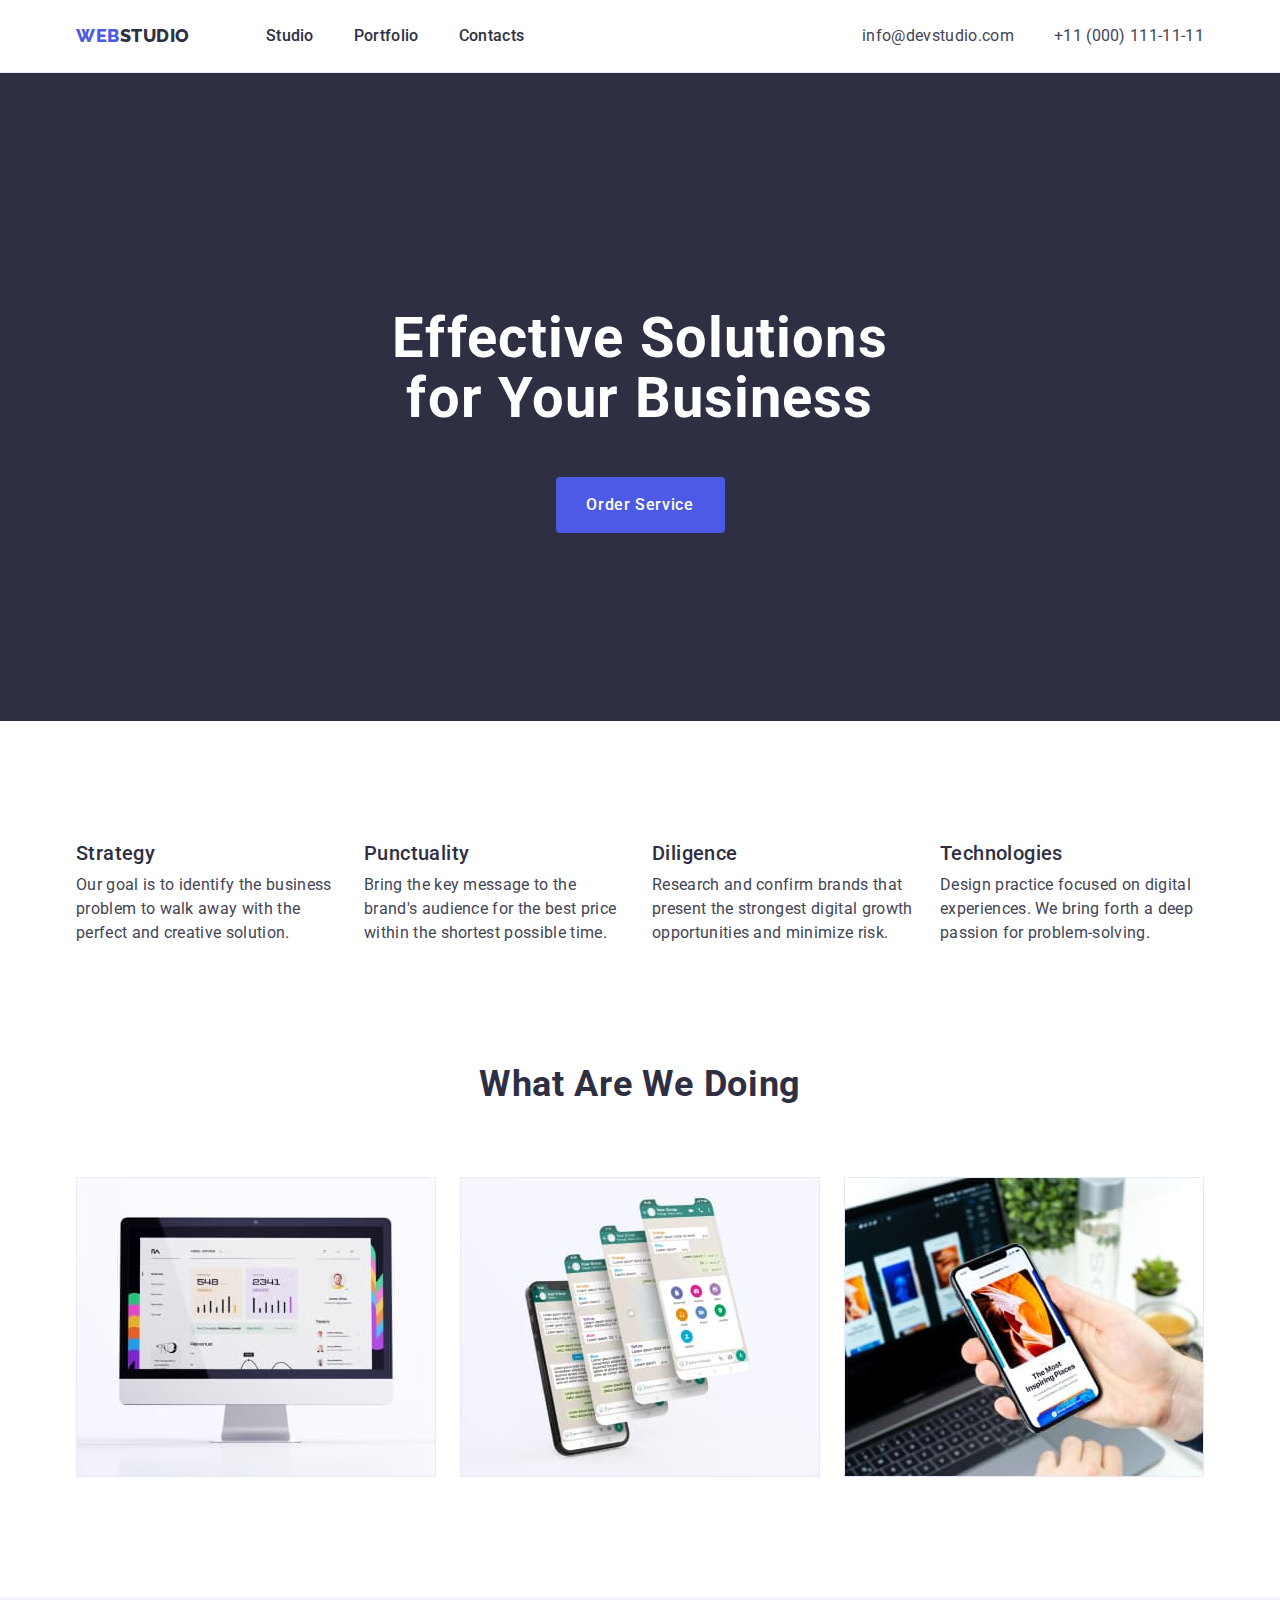
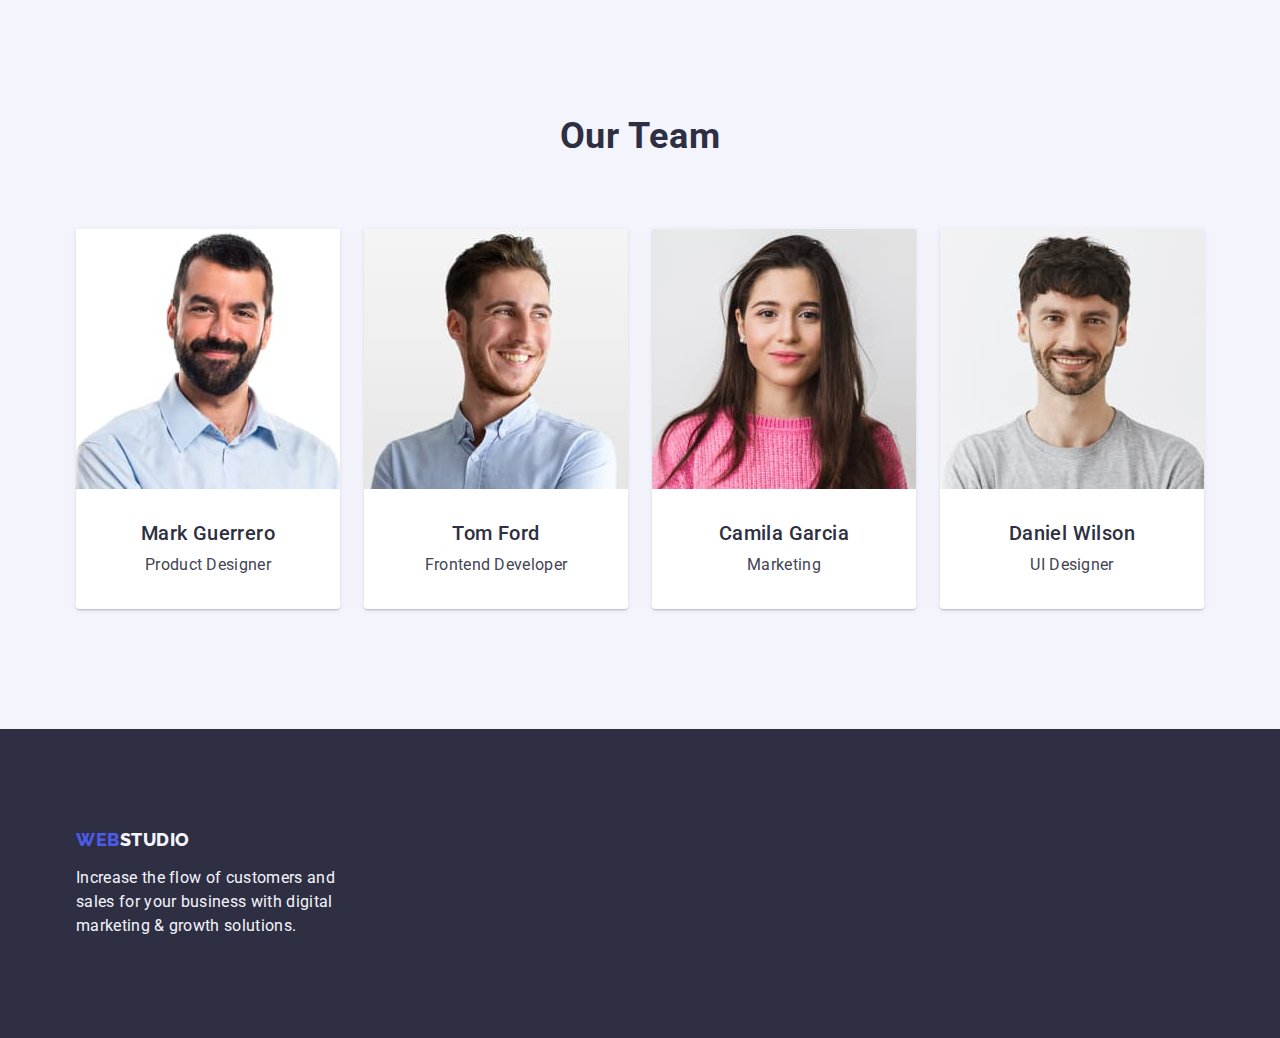
<file: index.html>
<!DOCTYPE html>
<html lang="en">
  <head>
    <meta charset="UTF-8" />
    <meta http-equiv="X-UA-Compatible" content="IE=edge" />
    <meta name="viewport" content="width=device-width, initial-scale=1.0" />
    <link
      rel="stylesheet"
      href="https://cdnjs.cloudflare.com/ajax/libs/modern-normalize/1.0.0/modern-normalize.min.css"
    />
    <link rel="stylesheet" href="./css/styles.css" />
    <link rel="preconnect" href="https://fonts.googleapis.com" />
    <link rel="preconnect" href="https://fonts.gstatic.com" crossorigin />
    <link
      href="https://fonts.googleapis.com/css2?family=Raleway:wght@800&family=Roboto:wght@400;500;700;900&display=swap"
      rel="stylesheet"
    />
    <title>Index</title>
  </head>
  <body>
    <header class="border-header">
      <div class="container box-top">
        <nav class="box-nav">
          <a href="./index.html" class="lo-go link logo-style box-logo">
            Web<span class="span">Studio</span></a
          >
          <ul class="list box-menu">
            <li>
              <a href="./index.html" class="link-studio link box-link"
                >Studio</a
              >
            </li>
            <li>
              <a href="./portfolio.html" class="link-studio link box-link"
                >Portfolio</a
              >
            </li>
            <li>
              <a href="" class="link-studio link box-link">Contacts</a>
            </li>
          </ul>
        </nav>
        <address class="box-address">
          <ul class="list box-address">
            <li>
              <a class="contact link" href="mailto:info@devstudio.com"
                >info@devstudio.com</a
              >
            </li>
            <li>
              <a class="contact link" href="tel:+110001111111"
                >+11 (000) 111-11-11</a
              >
            </li>
          </ul>
        </address>
      </div>
    </header>

    <main>
      <!-- section 1 -->
      <section class="dark-bg box-bg">
        <div class="container box-center">
          <h1 class="top box-h-one">Effective Solutions for Your Business</h1>
          <button class="button box-order-service" type="button">
            Order Service
          </button>
        </div>
      </section>
      <!-- section 2 -->
      <section class="box-sestion-two">
        <div class="container">
          <h2 class="visually-hidden">Znacznik do ukrycia!!!!</h2>
          <ul class="list box-list-section-two">
            <li class="box-link-section-two">
              <h3 class="list-item-header box-heading-section-two">Strategy</h3>
              <p class="class-p">
                Our goal is to identify the business problem to walk away with
                the perfect and creative solution.
              </p>
            </li>
            <li class="box-link-section-two">
              <h3 class="list-item-header box-heading-section-two">
                Punctuality
              </h3>
              <p class="class-p">
                Bring the key message to the brand's audience for the best price
                within the shortest possible time.
              </p>
            </li>
            <li class="box-link-section-two">
              <h3 class="list-item-header box-heading-section-two">
                Diligence
              </h3>
              <p class="class-p">
                Research and confirm brands that present the strongest digital
                growth opportunities and minimize risk.
              </p>
            </li>
            <li class="box-link-section-two">
              <h3 class="list-item-header box-heading-section-two">
                Technologies
              </h3>
              <p class="class-p">
                Design practice focused on digital experiences. We bring forth a
                deep passion for problem-solving.
              </p>
            </li>
          </ul>
        </div>
      </section>
      <!-- section 3 -->
      <section class="box-sestion-three">
        <div class="container">
          <h2 class="class-h-two box-heading-section-three">
            What are we doing
          </h2>
          <ul class="list box-list-section-three">
            <li class="box-link-section-three">
              <img
                src="./images/zd1.jpg"
                alt="ekran monitora"
                width="360"
                height="300"
              />
            </li>
            <li class="box-link-section-three">
              <img
                src="./images/zd2.jpg"
                alt="telefon komórkowy"
                width="360"
                height="300"
              />
            </li>
            <li class="box-link-section-three">
              <img
                src="./images/zd3.jpg"
                alt="telefon trzymany w dłoni"
                width="360"
                height="300"
              />
            </li>
          </ul>
        </div>
      </section>
      <!-- section 4 -->
      <section class="light-bg box-section-four">
        <div class="container">
          <h2 class="class-h-two box-heading-bg">Our Team</h2>

          <ul class="list box-list-bg">
            <li class="box-link-bg">
              <img
                src="./images/zd4.jpg"
                alt="Młody facet z brodą"
                width="264"
                height="260"
              />
              <div class="box-div-bg">
                <h3 class="list-item-header box-name-bg">Mark Guerrero</h3>
                <p class="class-p box-position-bg">Product Designer</p>
              </div>
            </li>

            <li class="box-link-bg">
              <img
                src="./images/zd5.jpg"
                alt="Młody facet z brodą"
                width="264"
                height="260"
              />
              <div class="box-div-bg">
                <h3 class="list-item-header box-name-bg">Tom Ford</h3>
                <p class="class-p box-position-bg">Frontend Developer</p>
              </div>
            </li>

            <li class="box-link-bg">
              <img
                src="./images/zd6.jpg"
                alt="MŁoda kobieta"
                width="264"
                height="260"
              />
              <div class="box-div-bg">
                <h3 class="list-item-header box-name-bg">Camila Garcia</h3>
                <p class="class-p box-position-bg">Marketing</p>
              </div>
            </li>

            <li class="box-link-bg">
              <img
                src="./images/zd7.jpg"
                alt="Młody facet z brodą"
                width="264"
                height="260"
              />
              <div class="box-div-bg">
                <h3 class="list-item-header box-name-bg">Daniel Wilson</h3>
                <p class="class-p box-position-bg">UI Designer</p>
              </div>
            </li>
          </ul>
        </div>
      </section>
    </main>

    <footer class="dark-bg box-footer">
      <div class="container">
        <a href="./index.html" class="lo-go link box-link-footer">
          Web<span class="f-studio">Studio</span></a
        >
        <p class="logo box-paragraph-footer">
          Increase the flow of customers and sales for your business with
          digital marketing & growth solutions.
        </p>
      </div>
    </footer>
  </body>
</html>
</file>
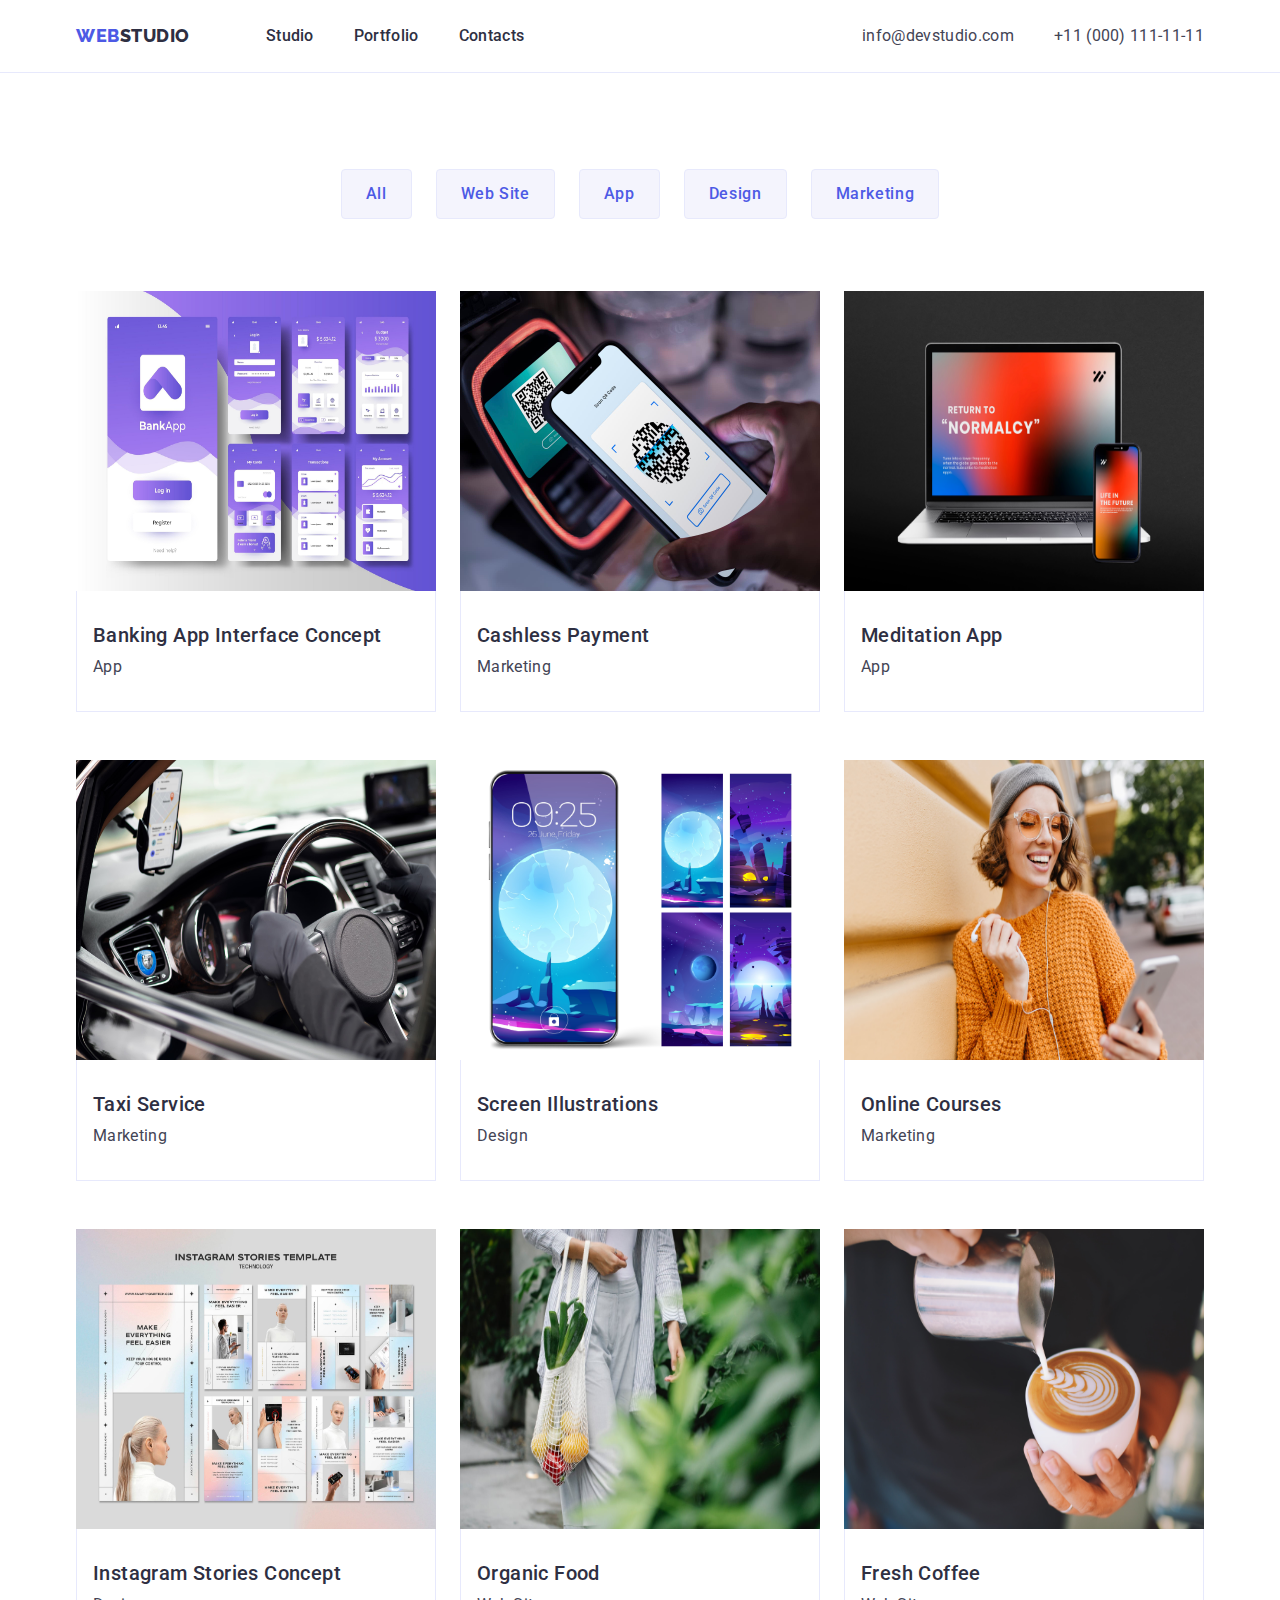
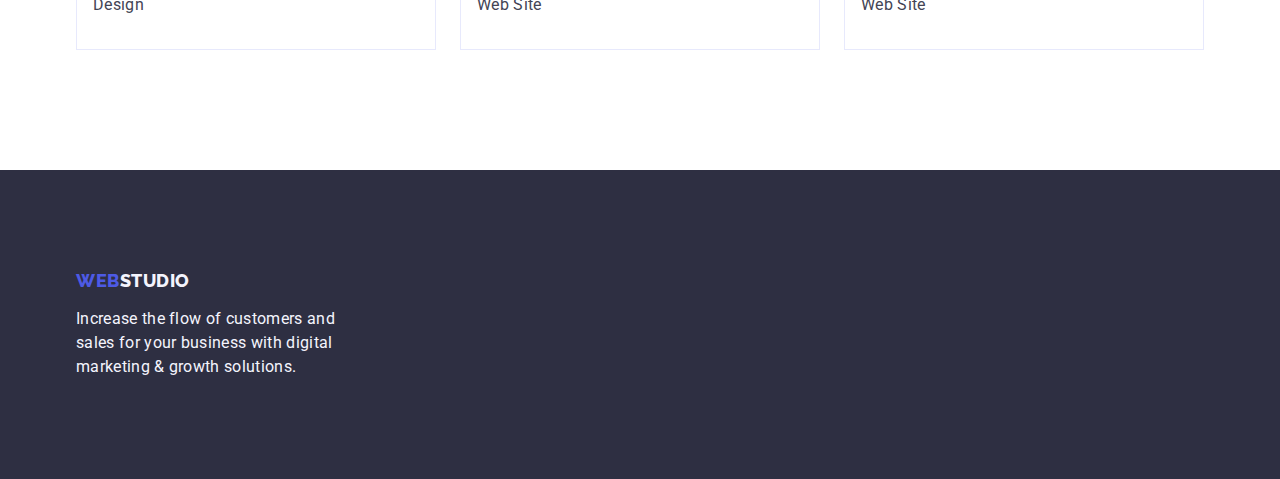
<file: portfolio.html>
<!DOCTYPE html>
<html lang="en">
  <head>
    <meta charset="UTF-8" />
    <meta http-equiv="X-UA-Compatible" content="IE=edge" />
    <meta name="viewport" content="width=device-width, initial-scale=1.0" />
    <link
      rel="stylesheet"
      href="https://cdnjs.cloudflare.com/ajax/libs/modern-normalize/1.0.0/modern-normalize.min.css"
    />
    <link rel="stylesheet" href="./css/styles.css" />
    <link rel="preconnect" href="https://fonts.googleapis.com" />
    <link rel="preconnect" href="https://fonts.gstatic.com" crossorigin />
    <link
      href="https://fonts.googleapis.com/css2?family=Raleway:wght@800&family=Roboto:wght@400;500;700;900&display=swap"
      rel="stylesheet"
    />

    <title>Index</title>
  </head>
  <body>
    <header class="border-header">
      <div class="container box-top">
        <nav class="box-nav">
          <a href="./index.html" class="lo-go link logo-style box-logo">
            Web<span class="span">Studio</span></a
          >
          <ul class="list box-menu">
            <li>
              <a href="./index.html" class="link-studio link box-link"
                >Studio</a
              >
            </li>
            <li>
              <a href="./portfolio.html" class="link-studio link box-link"
                >Portfolio</a
              >
            </li>
            <li>
              <a href="" class="link-studio link box-link">Contacts</a>
            </li>
          </ul>
        </nav>
        <address class="box-address">
          <ul class="list box-address">
            <li>
              <a class="contact link" href="mailto:info@devstudio.com"
                >info@devstudio.com</a
              >
            </li>
            <li>
              <a class="contact link" href="tel:+110001111111"
                >+11 (000) 111-11-11</a
              >
            </li>
          </ul>
        </address>
      </div>
    </header>

    <main>
      <section class="box-section-portfolio">
        <div class="container">
          <h1 class="visually-hidden">Portfolio header to hide !!!</h1>

          <ul class="list box-portfolio-list">
            <li>
              <button class="button-two box-portfolio-item" type="button">
                All
              </button>
            </li>
            <li>
              <button class="button-two box-portfolio-item" type="button">
                Web Site
              </button>
            </li>
            <li>
              <button class="button-two box-portfolio-item" type="button">
                App
              </button>
            </li>
            <li>
              <button class="button-two box-portfolio-item" type="button">
                Design
              </button>
            </li>
            <li>
              <button class="button-two box-portfolio-item" type="button">
                Marketing
              </button>
            </li>
          </ul>

          <ul class="list box-list-two">
            <li class="box-portfolio-item-two">
              <a href="./images/Photo1.jpg" class="link">
                <img
                  src="./images/Photo1.jpg"
                  alt="Photo of the application"
                  width="360"
                  height="300"
                />
                <div class="container-div">
                  <h2 class="list-item-header box-header-portfolio">
                    Banking App Interface Concept
                  </h2>
                  <p class="class-p">App</p>
                </div>
              </a>
            </li>

            <li class="box-portfolio-item-two">
              <a href="./images/Photo2.jpg" class="link">
                <img
                  src="./images/Photo2.jpg"
                  alt="Phone photo"
                  width="360"
                  height="300"
                />
                <div class="container-div">
                  <h2 class="list-item-header box-header-portfolio">
                    Cashless Payment
                  </h2>
                  <p class="class-p">Marketing</p>
                </div></a
              >
            </li>

            <li class="box-portfolio-item-two">
              <a href="./images/Photo3.jpg" class="link">
                <img
                  src="./images/Photo3.jpg"
                  alt="Photo of a laptop"
                  width="360"
                  height="300"
                />
                <div class="container-div">
                  <h2 class="list-item-header box-header-portfolio">
                    Meditation App
                  </h2>
                  <p class="class-p">App</p>
                </div></a
              >
            </li>

            <li class="box-portfolio-item-two">
              <a href="./images/Photo4.jpg" class="link">
                <img
                  src="./images/Photo4.jpg"
                  alt="A photo of the car interior"
                  width="360"
                  height="300"
                />
                <div class="container-div">
                  <h2 class="list-item-header box-header-portfolio">
                    Taxi Service
                  </h2>
                  <p class="class-p">Marketing</p>
                </div></a
              >
            </li>

            <li class="box-portfolio-item-two">
              <a href="./images/Photo5.jpg" class="link">
                <img
                  src="./images/Photo5.jpg"
                  alt="Phone photo"
                  width="360"
                  height="300"
                />
                <div class="container-div">
                  <h2 class="list-item-header box-header-portfolio">
                    Screen Illustrations
                  </h2>
                  <p class="class-p">Design</p>
                </div></a
              >
            </li>

            <li class="box-portfolio-item-two">
              <a href="./images/Photo6.jpg" class="link">
                <img
                  src="./images/Photo6.jpg"
                  alt="Photo of a smiling woman"
                  width="360"
                  height="300"
                />
                <div class="container-div">
                  <h2 class="list-item-header box-header-portfolio">
                    Online Courses
                  </h2>
                  <p class="class-p">Marketing</p>
                </div></a
              >
            </li>

            <li class="box-portfolio-item-two">
              <a href="./images/Photo7.jpg" class="link">
                <img
                  src="./images/Photo7.jpg"
                  alt="Photo of a woman and a man on leaflets"
                  width="360"
                  height="300"
                />
                <div class="container-div">
                  <h2 class="list-item-header box-header-portfolio">
                    Instagram Stories Concept
                  </h2>
                  <p class="class-p">Design</p>
                </div></a
              >
            </li>

            <li class="box-portfolio-item-two">
              <a href="./images/Photo8.jpg" class="link">
                <img
                  src="./images/Photo8.jpg"
                  alt="Photo of a woman with shopping"
                  width="360"
                  height="300"
                />
                <div class="container-div">
                  <h2 class="list-item-header box-header-portfolio">
                    Organic Food
                  </h2>
                  <p class="class-p">Web Site</p>
                </div></a
              >
            </li>

            <li class="box-portfolio-item-two">
              <a href="./images/Photo9.jpg" class="link">
                <img
                  src="./images/Photo9.jpg"
                  alt="Coffee photo"
                  width="360"
                  height="300"
                />
                <div class="container-div">
                  <h2 class="list-item-header box-header-portfolio">
                    Fresh Coffee
                  </h2>
                  <p class="class-p">Web Site</p>
                </div></a
              >
            </li>
          </ul>
        </div>
      </section>
    </main>

    <footer class="dark-bg box-footer">
      <div class="container">
        <a href="./index.html" class="lo-go link box-link-footer">
          Web<span class="f-studio">Studio</span></a
        >
        <p class="logo box-paragraph-footer">
          Increase the flow of customers and sales for your business with
          digital marketing & growth solutions.
        </p>
      </div>
    </footer>
  </body>
</html>
</file>
<file: css/styles.css>
*,
*::before,
*::after {
  box-sizing: border-box;
  margin: 0;
  padding: 0;
}

:root {
  --color-gray: #434455;
  --color-white: #ffffff;
  --color-dark-grey: #2e2f42;
  --color-blue: #4d5ae5;
  --color-dark-blue: #404bbf;
  --color-white-2: #f4f4fd;
  --color-white-3: #e7e9fc;
}

body {
  font-family: 'Roboto', sans-serif;
  color: var(--color-gray);
  background-color: var(--color-white);
}

.lo-go {
  font-family: 'Raleway', sans-serif;
  font-weight: 800;
  font-size: 18px;
  line-height: 1.17;
  letter-spacing: 0.03em;
  text-transform: uppercase;
  color: var(--color-blue);
}

.link {
  text-decoration: none;
}

.span {
  color: var(--color-dark-grey);
}

.list {
  list-style: none;
}

.link-studio {
  font-weight: 500;
  font-size: 16px;
  line-height: 1.5;
  letter-spacing: 0.02em;
  color: var(--color-dark-grey);
}

.link-studio:hover,
.link-studio:active,
.link-studio:focus {
  color: var(--color-dark-blue);
}

.contacts {
  font-style: normal;
}

.contact {
  font-size: 16px;
  line-height: 1.5;
  letter-spacing: 0.02em;
  color: var(--color-gray);
}

.contact:hover,
.contact:focus,
.contact:active {
  color: var(--color-dark-blue);
}

.dark-bg {
  background-color: var(--color-dark-grey);
}

.top {
  font-size: 56px;
  line-height: 1.07;
  text-align: center;
  letter-spacing: 0.02em;
  color: var(--color-white);
}

.button {
  background-color: var(--color-blue);
  font-family: 'Roboto', sans-serif;
  font-weight: 500;
  font-size: 16px;
  line-height: 1.5;
  letter-spacing: 0.04em;
  color: var(--color-white);
  cursor: pointer;
}

.button:hover,
.button:active,
.button:focus {
  background-color: var(--color-dark-blue);
}

.list-item-header {
  font-weight: 500;
  font-size: 20px;
  line-height: 1.2;
  letter-spacing: 0.02em;
  color: var(--color-dark-grey);
}

.class-p {
  font-size: 16px;
  line-height: 1.5;
  letter-spacing: 0.02em;
  color: var(--color-gray);
}
.class-h-two {
  font-size: 36px;
  line-height: 1.11;
  text-align: center;
  letter-spacing: 0.02em;
  text-transform: capitalize;
  color: var(--color-dark-grey);
}

.light-bg {
  background-color: var(--color-white-2);
}

.card-content {
  background-color: var(--color-white);
}

.f-studio {
  color: var(--color-white-2);
}
.logo {
  color: #f4f4fd;
  line-height: 1.5;
  letter-spacing: 0.02em;
}

.button-two {
  font-family: 'Roboto', sans-serif;
  font-weight: 500;
  font-size: 16px;
  line-height: 1.5;
  letter-spacing: 0.04em;
  color: var(--color-blue);
  background-color: var(--color-white-2);
  cursor: pointer;
}

.button-two:hover,
.button-two:active,
.button-two:focus {
  color: var(--color-white);
  background-color: var(--color-dark-blue);
}

.visually-hidden {
  position: absolute;
  width: 1px;
  height: 1px;
  margin: -1px;
  border: 0;
  padding: 0;
  white-space: nowrap;
  clip-path: inset(100%);
  clip: rect(0 0 0 0);
  overflow: hidden;
}

.container {
  width: 1158px;
  padding: 0 15px;
  margin: 0 auto;
}

img {
  display: block;
  max-width: 100%;
}

button {
  cursor: pointer;
  border: none;
  border-radius: 4px;
}
ul,
ol {
  list-style: none;
  margin: 0;
  padding-left: 0;
}
.border-header {
  border-bottom: 1px solid #e7e9fc;
  padding: 24px;
}

.box-top {
  display: flex;
}

.box-nav {
  display: flex;
  align-items: center;
}

.box-address {
  margin-left: auto;
  font-style: normal;
}

.box-logo {
  margin-right: 76px;
}

.box-menu {
  display: flex;
  gap: 40px;
}
.box-link {
  padding: 24px 0;
}
.box-address {
  display: flex;
  gap: 40px;
}
.box-h-one {
  max-width: 496px;
  padding: 48px 0;
}

.box-top {
  display: flex;
}
.box-order-service {
  display: block;
  min-width: 169px;
  height: 56px;
}

.box-sestion-two {
  padding-top: 120px;
  padding-bottom: 120px;
}
.box-list-section-two {
  display: flex;
  gap: 24px;
}
.box-link-section-two {
  width: calc((100% - 72px) / 4);
}
.box-heading-section-two {
  margin-bottom: 8px;
}

.box-sestion-three {
  padding-bottom: 120px;
}
.box-heading-section-three {
  margin-bottom: 72px;
}
.box-list-section-three {
  display: flex;
  gap: 24px;
}
.box-link-section-three {
  width: calc((100% - 48px) / 3);
}
.box-bg {
  padding: 188px 0;
}
.box-section-four {
  padding: 120px 0;
}
.box-heading-bg {
  margin-bottom: 72px;
}
.box-list-bg {
  display: flex;
  gap: 24px;
}
.box-link-bg {
  width: calc((100% - 72px) / 4);
  border-radius: 0px 0px 4px 4px;
  box-shadow: 0px 2px 1px 0px rgba(46, 47, 66, 0.08),
    0px 1px 1px 0px rgba(46, 47, 66, 0.16),
    0px 1px 6px 0px rgba(46, 47, 66, 0.08);
}
.box-div-bg {
  padding: 32px 0px;
  border-radius: 0px 0px 4px 4px;
  background-color: var(--color-white);
}
.box-name-bg {
  text-align: center;
  margin-bottom: 8px;
}
.box-position-bg {
  text-align: center;
}
.box-footer {
  padding-top: 100px;
  padding-bottom: 100px;
}
.box-link-footer {
  display: inline-block;
  margin-bottom: 16px;
}
.box-paragraph-footer {
  max-width: 264px;
}
.box-section-portfolio {
  padding-top: 96px;
  padding-bottom: 120px;
}
.box-portfolio-list {
  display: flex;
  justify-content: center;
  gap: 24px;
  margin-bottom: 72px;
}
.box-center {
  display: grid;
  justify-items: center;
}
.box-portfolio-item {
  padding-top: 12px;
  padding-bottom: 12px;
  padding-left: 24px;
  padding-right: 24px;
  border: 1px solid var(--color-white-3);
  border-radius: 4px;
}

.box-portfolio-item:hover,
.box-portfolio-item:active,
.box-portfolio-item:focus {
  border: 1px solid transparent;
}
.box-list-two {
  display: flex;
  flex-wrap: wrap;
  column-gap: 24px;
  row-gap: 48px;
}
.box-portfolio-item-two {
  width: calc((100% - 48px) / 3);
}
.container-div {
  padding: 32px 16px;
  border: 1px solid var(--color-white-3);
  border-top: none;
}
.box-header-portfolio {
  margin-bottom: 8px;
}
</file>
